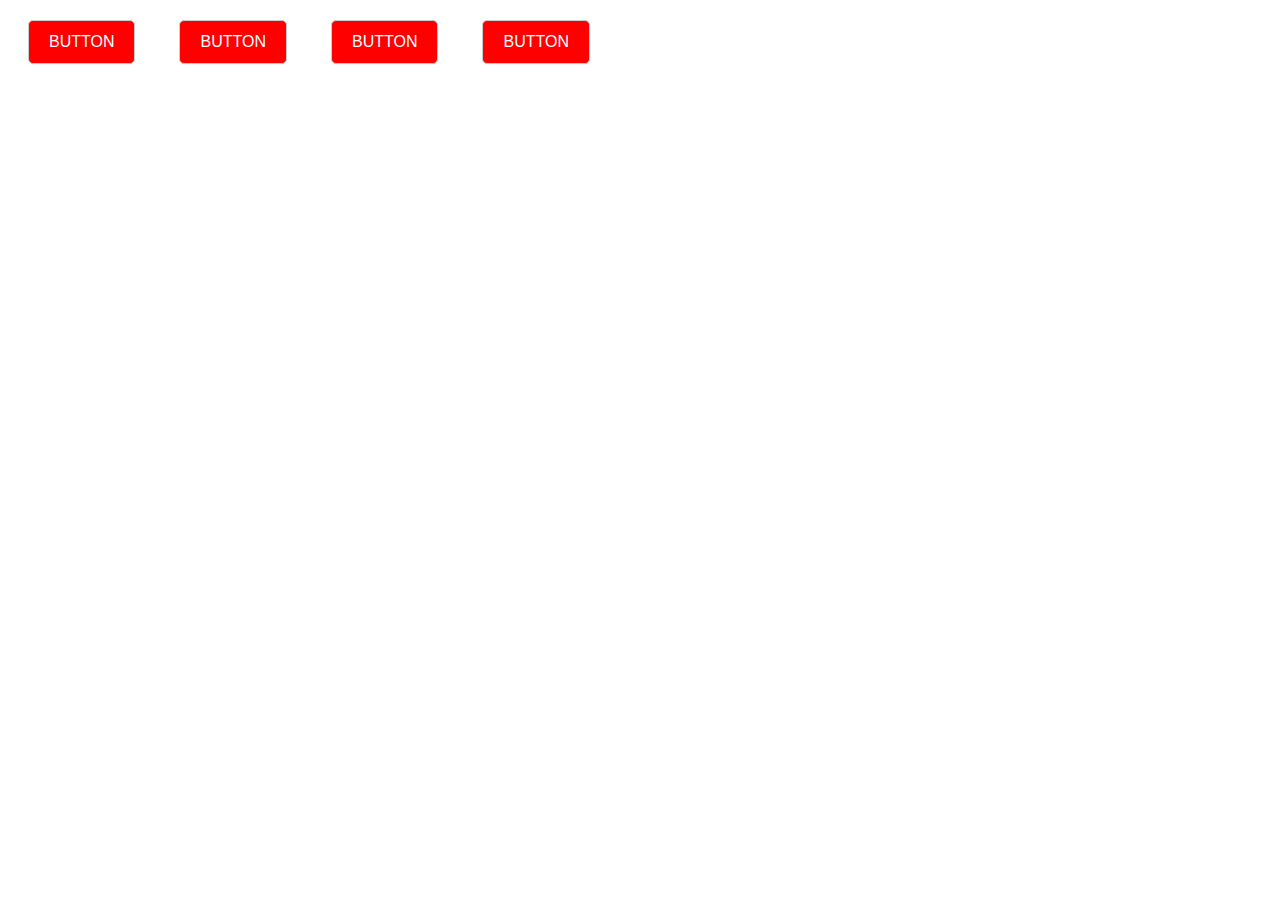
<file: srcart/index-leadsource-cart.html>
<!doctype html>
<html>
<head>
<meta charset="utf-8">
<title>SR Thrive Cart</title>
<script>
"use strict";

const srCart = {
    btnClass: ".pgb-custom-thriveCart .pgb-buy-button-link",
    trackData: {
        ls: "projectCode",
    },
    expiryDays: 7,

    init() {
        this.checkParams();
        const currentURL = window.location.href;
        currentURL.includes("-cart") ? this.cartPage() : this.generateBtn();
    },

    checkParams() {
        for (let key in this.trackData) {
            this.trackData[key] = this.getParams(key) || this.readCookie(key) || this.trackData[key];
            if (this.getParams(key) !== "") {
                this.createCookie(key, this.trackData[key], this.expiryDays);
            }
        }
    },

    generateBtn() {
        let thriveLinks = document.querySelectorAll(this.btnClass);
        if (thriveLinks.length > 0) {
            thriveLinks.forEach((thriveLink) => {
                let thriveBtnLink = thriveLink.getAttribute("href");
                let couponURL = "";

                const btnURL = new URL(thriveBtnLink);
                if (btnURL.searchParams.get('coupon')) {
                    couponURL = '?coupon=' + btnURL.searchParams.get('coupon');
                }

                thriveBtnLink = thriveBtnLink.split('?')[0];
                const queryString = this.combineParams();

                const urlParam = new URLSearchParams(queryString);

                if (!urlParam.get('coupon') || couponURL === "") {
                    thriveBtnLink += couponURL;
                }

                const separator = thriveBtnLink.includes('?') ? '&' : '?';
                const newBtnSrc = `${thriveBtnLink}${separator}${queryString}`;
                thriveLink.setAttribute("href", newBtnSrc);
            });
        }
    },

    cartPage() {
        this.checkParams();
        let newUrl = new URL(window.location.href);
        if (newUrl.search !== "?" + this.combineParams()) {
            newUrl.search = this.combineParams();
            window.location.href = newUrl;
        }
    },

    eraseCookie(name) {
        this.createCookie(name, "", -1);
    },

    readCookie(name) {
        const nameEQ = name + "=";
        const ca = document.cookie ? document.cookie.split(";") : [];
        for (let i = 0; i < ca.length; i++) {
            let c = ca[i].trim();
            if (c.indexOf(nameEQ) === 0) return c.substring(nameEQ.length, c.length);
        }
    },

    createCookie(name, value, days) {
        let expires = "";
        if (days) {
            const date = new Date();
            date.setTime(date.getTime() + (days * 24 * 60 * 60 * 1000));
            expires = "; expires=" + date.toGMTString();
        }
        document.cookie = `${name}=${value}${expires}; path=/`;
    },

    getParams(name) {
        name = name.replace(/[\[]/, "\\[").replace(/[\]]/, "\\]");
        const regex = new RegExp("[\\?&]" + name + "=([^&#]*)");
        const results = regex.exec(location.search);
        return results === null ? "" : decodeURIComponent(results[1].replace(/\+/g, " "));
    },

    combineParams() {
        let combineParams = "";
        for (const key in this.trackData) {
            combineParams += combineParams ? "&" : "";
            combineParams += this.trackData[key] !== undefined ? `passthrough[${key}]=${this.trackData[key]}` : '';
        }
        if (this.getParams('coupon')) {
            combineParams += "&coupon=" + this.getParams('coupon');
        }
        return combineParams;
    },

    help() {
        let helpTips = "Update below variable before run init()";
        helpTips += "\n" + "srCart.trackData['leadsource_name with quote'] = 'leadsource_data with quote'";
        helpTips += "\n" + "srCart.btnClass = 'quote with .classname'";
        helpTips += "\n" + "srCart.expiryDays = without quote numbering";
        console.log(helpTips);
    }
};


document.addEventListener("DOMContentLoaded", function () {
	srCart.init();
});
</script>
<style>
.pgb-custom-thriveCart > a {
	border: 1px solid #ccc;
	display: inline-block;
	padding: 12px 20px;
	margin: 12px 20px;
	text-decoration:none;
	border-radius: 5px;
	background:red;
	color:white;
	text-transform: uppercase;
	font-family: Gotham, "Helvetica Neue", Helvetica, Arial, "sans-serif"
}
	.pgb-custom-thriveCart > a:hover {background: darkred}
</style>
</head>

<body>
<div class="pgb-custom-thriveCart">
	<a href="https://www.nationalachieverscongress.com/nac20242-cart" class="pgb-buy-button-link">
		button
	</a>
	<a href="https://www.nationalachieverscongress.com/nac20242-cart-2" class="pgb-buy-button-link">
		button
	</a>
	<a href="https://www.nationalachieverscongress.com/nac20242-cart-3" class="pgb-buy-button-link">
		button
	</a>
	<a href="#booknow" class="myButton">
		button
	</a>
</div>
</body>
</html>
</file>
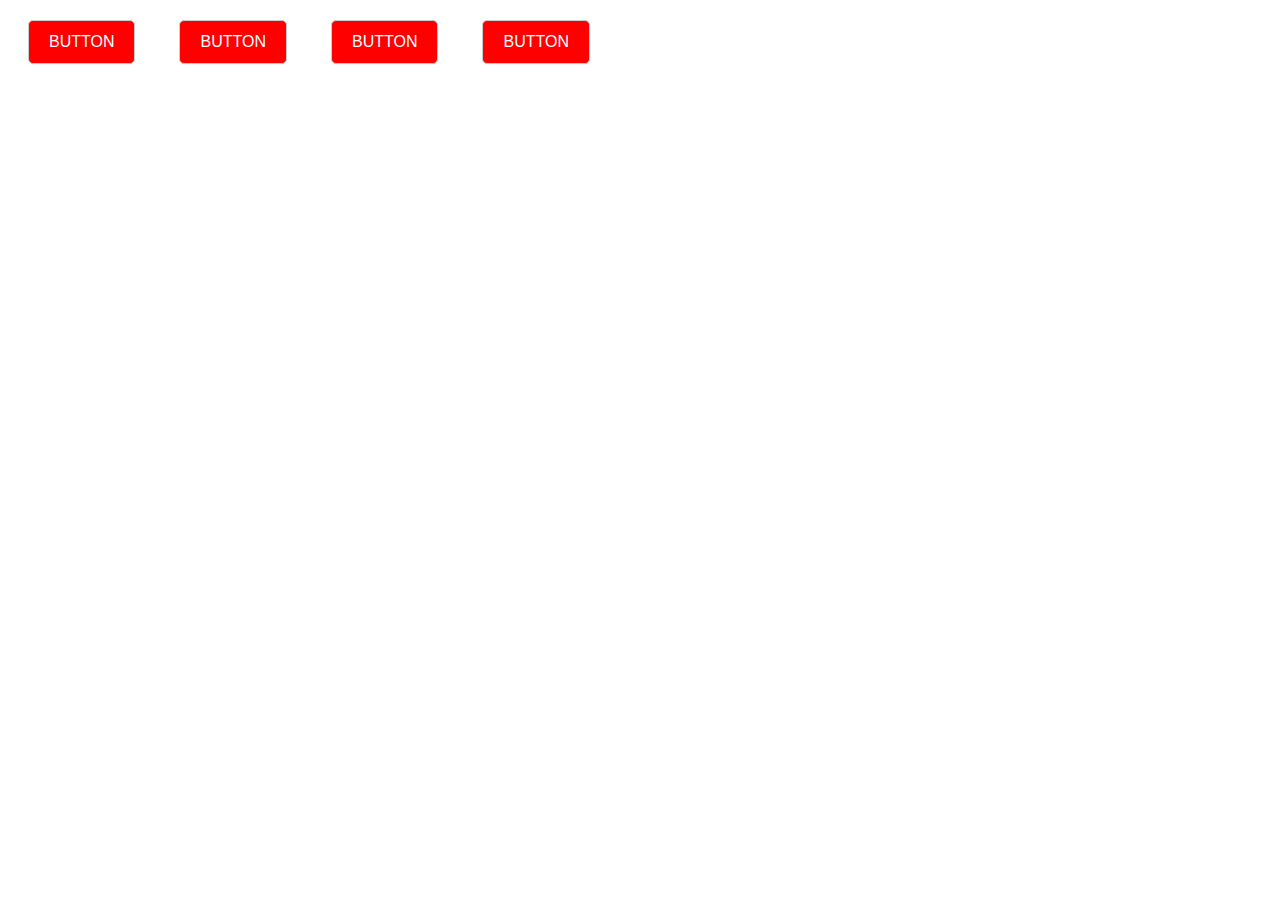
<file: srcart/index-leadsource.html>
<!doctype html>
<html>
<head>
<meta charset="utf-8">
<title>SR Thrive Cart</title>
<script src="js/srthrivecart.js"></script>
<!--<script>
document.addEventListener("DOMContentLoaded", function () {
  srCart.trackData['aff'] = 'affiliateName'
	srCart.init();
});
</script>-->
<style>
.pgb-custom-thriveCart > a {
	border: 1px solid #ccc;
	display: inline-block;
	padding: 12px 20px;
	margin: 12px 20px;
	text-decoration:none;
	border-radius: 5px;
	background:red;
	color:white;
	text-transform: uppercase;
	font-family: Gotham, "Helvetica Neue", Helvetica, Arial, "sans-serif"
}
	.pgb-custom-thriveCart > a:hover {background: darkred}
</style>
</head>

<body>
<div class="pgb-custom-thriveCart">
	<a href="https://www.nationalachieverscongress.com/nac20242-cart?coupon=firstCoupon" class="pgb-buy-button-link">
		button
	</a>
	<a href="https://www.nationalachieverscongress.com/nac20242-cart-2" class="pgb-buy-button-link">
		button
	</a>
	<a href="https://www.nationalachieverscongress.com/nac20242-cart-3" class="pgb-buy-button-link">
		button
	</a>
	<a href="#booknow" class="myButton">
		button
	</a>
</div>
</body>
</html>
</file>
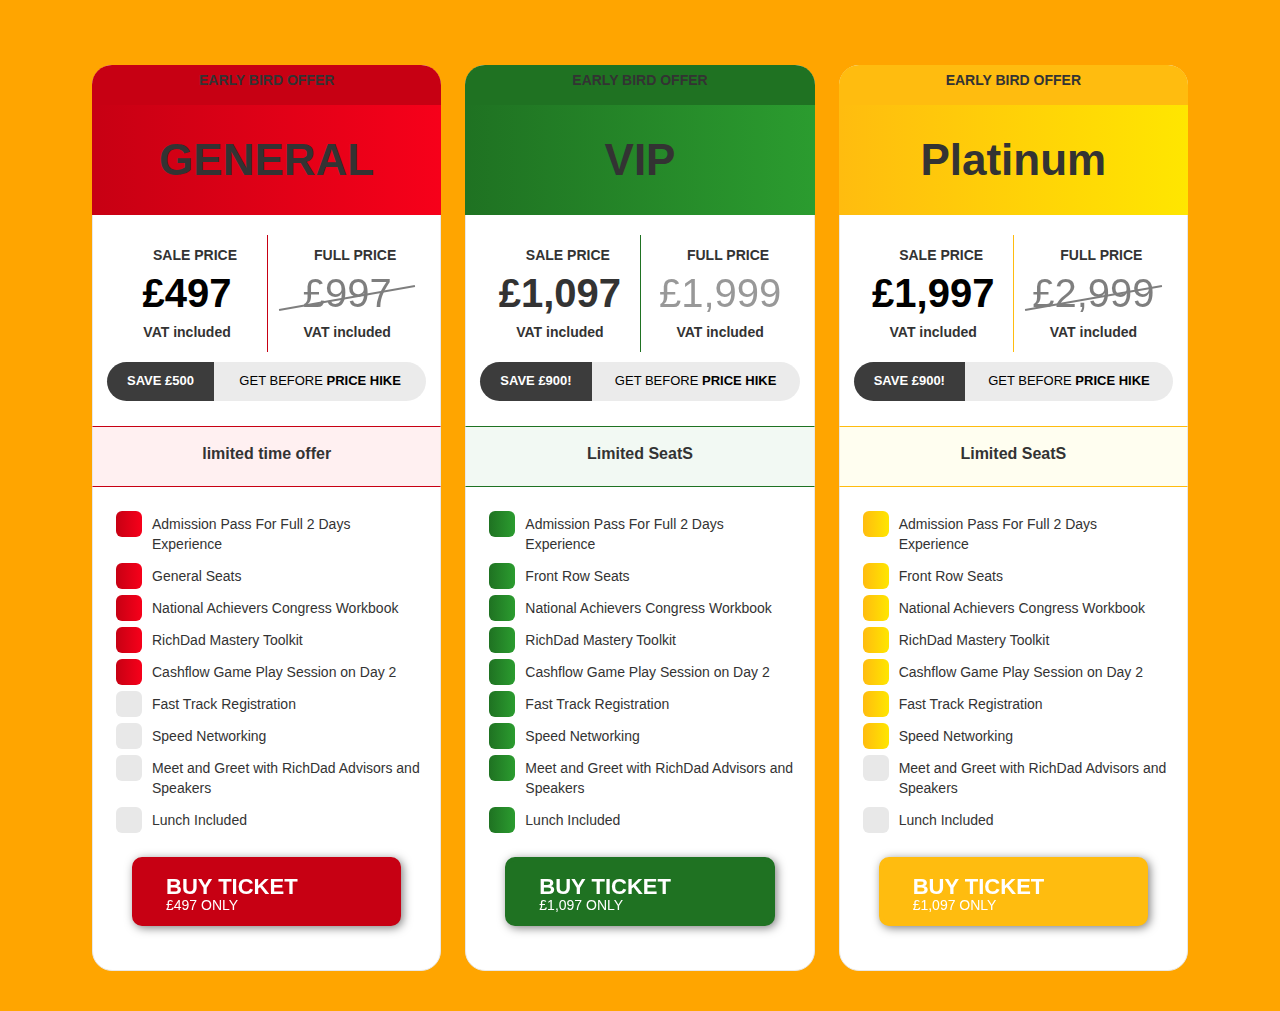
<file: srcart/srcart.html>
<!doctype html>
<html>
<head>
<meta charset="utf-8">
<title>SR Thrive Cart</title>
<link rel="stylesheet" href="https://maxcdn.bootstrapcdn.com/bootstrap/3.4.1/css/bootstrap.min.css">
<link rel="stylesheet" href="css/srcart.css">
	<style>
		#thriveCart {max-width:1120px; margin: auto; margin-top: 40px !important}
		.subtext,.pgb-buy-button {display:block}
	</style>
</head>
<body>
<div id="thriveCart" class="editable-row row pgb-row pgb-section-1 pgb-align-center pgb-background-image-position-select-full-paralax pgb-borders-picker-none no-shadow pgb-custom-thriveCart">
	
	<div id="Column-51af120d-13bd-4acd-9baf-9b1a2b5964ad" class="pgb-column col-sm-12 col-md-4 pgb-background-image-position-select-full-paralax pgb-borders-picker-none no-shadow pgb-custom-cart-red" data-child-components="">
		
		<div id="text-391a8118-0f9d-494f-be21-608c57cd846b" class="pgb-component  pgb-custom-promo">
			<p data-editor-target="content" data-editor-align-target="textAlign" data-editor-targetable="" class="component-paragraph pgb-mfs-none pgb-text-transform-picker-normal pgb-letter-spacing-picker-normal pgb-text-shadow-picker-no pgb-borders-picker-none no-shadow">
				<strong>EARLY BIRD OFFER</strong>
			</p>
			<style type="text/css">
        #text-391a8118-0f9d-494f-be21-608c57cd846b {
          margin-top: 15px;
        }

        #text-391a8118-0f9d-494f-be21-608c57cd846b h1, h2, h3, h4, h5, h6 {
          overflow-wrap: break-word;
          margin-top: 0;
          margin-bottom: 0;
          font-weight: 400;
        }

        #text-391a8118-0f9d-494f-be21-608c57cd846b > p {
            text-align: center;
            
            font-size: 14px;
            color: var(--pgb-color-background);
            
            opacity: 1;
            line-height: 1.5em;
            padding: 0px;
            border-radius: 0px;
            border-color: rgba(0,0,0,1.0);
            border-style: solid;
            border-width: 0px;
        }
    </style>
		</div>
		
		<div id="text-1db4b19a-3996-4d01-83b0-9c1236147aac" class="pgb-component  pgb-custom-cat">
			<h1 data-editor-target="content" data-editor-align-target="textAlign" data-editor-targetable="" class="component-paragraph pgb-mfs-none pgb-text-transform-picker-normal pgb-letter-spacing-picker-normal pgb-text-shadow-picker-no pgb-borders-picker-none no-shadow">
				<strong>GENERAL</strong>
			</h1>
			<style type="text/css">
        #text-1db4b19a-3996-4d01-83b0-9c1236147aac {
          margin-top: 0px;
        }

        #text-1db4b19a-3996-4d01-83b0-9c1236147aac h1, h2, h3, h4, h5, h6 {
          overflow-wrap: break-word;
          margin-top: 0;
          margin-bottom: 0;
          font-weight: 400;
        }

        #text-1db4b19a-3996-4d01-83b0-9c1236147aac > h1 {
            text-align: center;
            
            font-size: 44px;
            color: var(--pgb-color-background);
            
            opacity: 1;
            line-height: normal;
            padding: 0px;
            border-radius: 0px;
            border-color: rgba(0,0,0,1.0);
            border-style: solid;
            border-width: 0px;
        }
    </style>
		</div>
		
		<div id="customhtml-e8549075-0f95-42f1-b97e-01e088331091" class="pgb-component pgb-custom-html " align="center">
			<div class="myprice">
				<div class="myrow">
					<div class="mycol mysale">
						<div class="sale-lable">SALE PRICE</div>
						<div class="sale-price">£497</div>
						<div class="sale-vat">VAT included</div>
					</div>
					<div class="mycol myfull">
						<div class="sale-lable">FULL PRICE</div>
						<div class="sale-price">£997</div>
						<div class="sale-vat">VAT included</div>
					</div>
				</div>
				<div class="myrow">
					<div class="mycol mypromo">
						<div class="mypromo-lable">SAVE £500</div>
					</div>
					<div class="mycol mydecs">
						<div class="mypromo-lable">GET BEFORE <b>PRICE HIKE</b></div>
					</div>
				</div>
			</div>
			<style>
    #customhtml-e8549075-0f95-42f1-b97e-01e088331091 {
      margin-top: 0px;
    }
  </style>
		</div>
	
		<div id="text-f92f8072-63cb-43c5-adce-f766826fc7b4" class="pgb-component  pgb-custom-limited">
			<p data-editor-target="content" data-editor-align-target="textAlign" data-editor-targetable="" class="component-paragraph pgb-mfs-none pgb-text-transform-picker-uppercase pgb-letter-spacing-picker-normal pgb-text-shadow-picker-no pgb-borders-picker-none no-shadow">
				<strong>limited time offer</strong>
			</p>
			<style type="text/css">
        #text-f92f8072-63cb-43c5-adce-f766826fc7b4 {
          margin-top: 0px;
        }

        #text-f92f8072-63cb-43c5-adce-f766826fc7b4 h1, h2, h3, h4, h5, h6 {
          overflow-wrap: break-word;
          margin-top: 0;
          margin-bottom: 0;
          font-weight: 400;
        }

        #text-f92f8072-63cb-43c5-adce-f766826fc7b4 > p {
            text-align: center;
            
            font-size: 16px;
            color: var(--pgb-default-content-color);
            
            opacity: 1;
            line-height: 1.5em;
            padding: 0px;
            border-radius: 0px;
            border-color: rgba(0,0,0,1.0);
            border-style: solid;
            border-width: 0px;
        }
    </style>
		</div>
		
		<div id="customhtml-1079d310-4408-4ca6-8acb-0a6c9bc74ba3" class="pgb-component pgb-custom-html " align="center">
			<ul class="myitems">
				<li>Admission Pass For Full 2 Days Experience </li>
				<li>General Seats</li>
				<li>National Achievers Congress Workbook</li>
				<li>RichDad Mastery Toolkit</li>
				<li>Cashflow Game Play Session on Day 2</li>
				<li class="item-no">Fast Track Registration </li>
				<li class="item-no">Speed Networking</li>
				<li class="item-no">Meet and Greet with RichDad Advisors and Speakers</li>
				<li class="item-no">Lunch Included</li>
			</ul>
			<style>
    #customhtml-1079d310-4408-4ca6-8acb-0a6c9bc74ba3 {
      margin-top: 0px;
    }
  </style>
		</div>
		
		<div id="buybutton-e2a6e5cc-da76-46e8-9f09-3658f151cfac" class="pgb-component ">
			<div class="pgb-buy-button-wrapper  pgb-custom-mybutton">
				<a href="/nac20242-cart?passthrough[ls]=projectCode" class="pgb-buy-button-link">
					<span class="pgb-buy-button cch-button-style-none cch-shadow-select-default cch-button-effect-select-none custom-buybutton-e2a6e5cc-da76-46e8-9f09-3658f151cfac"> BUY TICKET <span class="subtext">£497 ONLY</span>
					</span>
				</a>
				<style type="text/css">
        #buybutton-e2a6e5cc-da76-46e8-9f09-3658f151cfac {
            
        }

        #buybutton-e2a6e5cc-da76-46e8-9f09-3658f151cfac .pgb-buy-button-wrapper {
            justify-content: space-around;
            margin-top: 0px;
        }

        #buybutton-e2a6e5cc-da76-46e8-9f09-3658f151cfac .pgb-buy-button-wrapper > a.pgb-buy-button-link {
            width: 100%;
            font-size: 22px;
            font-family: ;

        }

        #buybutton-e2a6e5cc-da76-46e8-9f09-3658f151cfac .pgb-buy-button-wrapper > a.pgb-buy-button-link.pgb-buy-button-hidden {

        }

        #buybutton-e2a6e5cc-da76-46e8-9f09-3658f151cfac .pgb-buy-button-wrapper > a.pgb-buy-button-link .subtext {
            font-size: 14px;
        }

        #buybutton-e2a6e5cc-da76-46e8-9f09-3658f151cfac .pgb-buy-button-wrapper > a.pgb-buy-button-link > span.pgb-buy-button {
            padding: 15px;
            border-radius: 5px;
            
            background: rgba(57,136,227,1.0);
            color: rgba(255,255,255,1.0);
          
        }
        @keyframes pulseGlow-buybutton-e2a6e5cc-da76-46e8-9f09-3658f151cfac {
            0%,to {
                -webkit-box-shadow: 0 0 0 0 transparent;
                box-shadow: 0 0 0 0 transparent
            }

            25% {
                -webkit-box-shadow: 0 0 2.5px 1px rgba(255, 255, 255, .25);
                box-shadow: 0 0 2.5px 1px rgba(255, 255, 255, .25)
            }

            50% {
                -webkit-box-shadow: 0 0 5px 2px rgba(255, 255, 255, .5);
                box-shadow: 0 0 5px 2px rgba(255, 255, 255, .5)
            }

            85% {
                -webkit-box-shadow: 0 0 5px 5px transparent;
                box-shadow: 0 0 5px 5px transparent
            }
        }
        .cch-button-effect-select-pulse-glow.custom-buybutton-e2a6e5cc-da76-46e8-9f09-3658f151cfac {
            -webkit-animation: pulseGlow-buybutton-e2a6e5cc-da76-46e8-9f09-3658f151cfac 2s ease-in-out infinite;
            animation: pulseGlow-buybutton-e2a6e5cc-da76-46e8-9f09-3658f151cfac 2s ease-in-out infinite
        }
    </style>
			</div>
		</div>
		<style>
    #Column-51af120d-13bd-4acd-9baf-9b1a2b5964ad {

      margin-top: 0px;
      
      
      padding-top: 0px;
      padding-bottom: 35px;
      padding-left: 20px;
      padding-right: 20px;
      border-radius: 0px;
      border-style: solid;
      border-width: 0px;
      border-color: rgba(0,0,0,1.0);
    }
  </style>
	</div>
	
	<div id="Column-cef7774e-41fe-4025-a100-dfc195cb9fc4" class="pgb-column col-sm-12 col-md-4 pgb-background-image-position-select-full-paralax pgb-borders-picker-none no-shadow pgb-custom-cart-green" data-child-components="">
		
		<div id="text-384283d2-8857-4579-a3d9-fd04a5f399ba" class="pgb-component  pgb-custom-promo">
			<p data-editor-target="content" data-editor-align-target="textAlign" data-editor-targetable="" class="component-paragraph pgb-mfs-none pgb-text-transform-picker-normal pgb-letter-spacing-picker-normal pgb-text-shadow-picker-no pgb-borders-picker-none no-shadow">
				<strong>EARLY BIRD OFFER</strong>
			</p>
			<style type="text/css">
        #text-384283d2-8857-4579-a3d9-fd04a5f399ba {
          margin-top: 15px;
        }

        #text-384283d2-8857-4579-a3d9-fd04a5f399ba h1, h2, h3, h4, h5, h6 {
          overflow-wrap: break-word;
          margin-top: 0;
          margin-bottom: 0;
          font-weight: 400;
        }

        #text-384283d2-8857-4579-a3d9-fd04a5f399ba > p {
            text-align: center;
            
            font-size: 14px;
            color: var(--pgb-color-background);
            
            opacity: 1;
            line-height: 1.5em;
            padding: 0px;
            border-radius: 0px;
            border-color: rgba(0,0,0,1.0);
            border-style: solid;
            border-width: 0px;
        }
    </style>
		</div>
		
		<div id="text-57965951-1d45-4f44-8cb2-d9e69ec74518" class="pgb-component  pgb-custom-cat">
			<h1 data-editor-target="content" data-editor-align-target="textAlign" data-editor-targetable="" class="component-paragraph pgb-mfs-none pgb-text-transform-picker-uppercase pgb-letter-spacing-picker-normal pgb-text-shadow-picker-no pgb-borders-picker-none no-shadow">
				<strong>VIP</strong>
			</h1>
			<style type="text/css">
        #text-57965951-1d45-4f44-8cb2-d9e69ec74518 {
          margin-top: 0px;
        }

        #text-57965951-1d45-4f44-8cb2-d9e69ec74518 h1, h2, h3, h4, h5, h6 {
          overflow-wrap: break-word;
          margin-top: 0;
          margin-bottom: 0;
          font-weight: 400;
        }

        #text-57965951-1d45-4f44-8cb2-d9e69ec74518 > h1 {
            text-align: center;
            
            font-size: 44px;
            color: var(--pgb-color-background);
            
            opacity: 1;
            line-height: normal;
            padding: 0px;
            border-radius: 0px;
            border-color: rgba(0,0,0,1.0);
            border-style: solid;
            border-width: 0px;
        }
    </style>
		</div>
		
		<div id="customhtml-e6036fb8-8505-4ada-b80a-31115294508d" class="pgb-component pgb-custom-html " align="center">
			<div class="myprice">
				<div class="myrow">
					<div class="mycol mysale">
						<div class="sale-lable">SALE PRICE</div>
						<div class="sale-price">£1,097</div>
						<div class="sale-vat">VAT included</div>
					</div>
					<div class="mycol myfull">
						<div class="sale-lable">FULL PRICE</div>
						<div class="sale-price">£1,999</div>
						<div class="sale-vat">VAT included</div>
					</div>
				</div>
				<div class="myrow">
					<div class="mycol mypromo">
						<div class="mypromo-lable">SAVE £900!</div>
					</div>
					<div class="mycol mydecs">
						<div class="mypromo-lable">GET BEFORE <b>PRICE HIKE</b></div>
					</div>
				</div>
			</div>
			<style>
    #customhtml-e6036fb8-8505-4ada-b80a-31115294508d {
      margin-top: 0px;
    }
  </style>
		</div>
		
		<div id="text-708205dc-3091-47c2-a1a9-b5132c6fe72a" class="pgb-component  pgb-custom-limited">
			<p data-editor-target="content" data-editor-align-target="textAlign" data-editor-targetable="" class="component-paragraph pgb-mfs-none pgb-text-transform-picker-uppercase pgb-letter-spacing-picker-normal pgb-text-shadow-picker-no pgb-borders-picker-none no-shadow">
				<strong>Limited SeatS</strong>
			</p>
			<style type="text/css">
        #text-708205dc-3091-47c2-a1a9-b5132c6fe72a {
          margin-top: 0px;
        }

        #text-708205dc-3091-47c2-a1a9-b5132c6fe72a h1, h2, h3, h4, h5, h6 {
          overflow-wrap: break-word;
          margin-top: 0;
          margin-bottom: 0;
          font-weight: 400;
        }

        #text-708205dc-3091-47c2-a1a9-b5132c6fe72a > p {
            text-align: center;
            
            font-size: 16px;
            color: var(--pgb-default-content-color);
            
            opacity: 1;
            line-height: 1.5em;
            padding: 0px;
            border-radius: 0px;
            border-color: rgba(0,0,0,1.0);
            border-style: solid;
            border-width: 0px;
        }
    </style>
		</div>
		
		<div id="customhtml-b70bc7b3-20ba-483d-b993-404d6e1fc5ea" class="pgb-component pgb-custom-html " align="center">
			<ul class="myitems">
				<li>Admission Pass For Full 2 Days Experience </li>
				<li>Front Row Seats</li>
				<li>National Achievers Congress Workbook</li>
				<li>RichDad Mastery Toolkit</li>
				<li>Cashflow Game Play Session on Day 2</li>
				<li>Fast Track Registration</li>
				<li>Speed Networking</li>
				<li>Meet and Greet with RichDad Advisors and Speakers</li>
				<li>Lunch Included</li>
			</ul>
			<style>
    #customhtml-b70bc7b3-20ba-483d-b993-404d6e1fc5ea {
      margin-top: 0px;
    }
  </style>
		</div>
		
		<div id="buybutton-7d2d9f21-29aa-4f27-8bf1-64746fa3af8e" class="pgb-component ">
			<div class="pgb-buy-button-wrapper  pgb-custom-mybutton">
				<a href="/nac20242-cart-1?passthrough[ls]=projectCode" class="pgb-buy-button-link">
					<span class="pgb-buy-button cch-button-style-none cch-shadow-select-default cch-button-effect-select-none custom-buybutton-7d2d9f21-29aa-4f27-8bf1-64746fa3af8e"> Buy Ticket <span class="subtext">£1,097 ONLY</span>
					</span>
				</a>
				<style type="text/css">
        #buybutton-7d2d9f21-29aa-4f27-8bf1-64746fa3af8e {
            
        }

        #buybutton-7d2d9f21-29aa-4f27-8bf1-64746fa3af8e .pgb-buy-button-wrapper {
            justify-content: space-around;
            margin-top: 0px;
        }

        #buybutton-7d2d9f21-29aa-4f27-8bf1-64746fa3af8e .pgb-buy-button-wrapper > a.pgb-buy-button-link {
            width: 100%;
            font-size: 22px;
            font-family: ;

        }

        #buybutton-7d2d9f21-29aa-4f27-8bf1-64746fa3af8e .pgb-buy-button-wrapper > a.pgb-buy-button-link.pgb-buy-button-hidden {

        }

        #buybutton-7d2d9f21-29aa-4f27-8bf1-64746fa3af8e .pgb-buy-button-wrapper > a.pgb-buy-button-link .subtext {
            font-size: 14px;
        }

        #buybutton-7d2d9f21-29aa-4f27-8bf1-64746fa3af8e .pgb-buy-button-wrapper > a.pgb-buy-button-link > span.pgb-buy-button {
            padding: 15px;
            border-radius: 5px;
            
            background: #000;
            color: #Ffffff;
          
        }
        @keyframes pulseGlow-buybutton-7d2d9f21-29aa-4f27-8bf1-64746fa3af8e {
            0%,to {
                -webkit-box-shadow: 0 0 0 0 transparent;
                box-shadow: 0 0 0 0 transparent
            }

            25% {
                -webkit-box-shadow: 0 0 2.5px 1px rgba(255, 255, 255, .25);
                box-shadow: 0 0 2.5px 1px rgba(255, 255, 255, .25)
            }

            50% {
                -webkit-box-shadow: 0 0 5px 2px rgba(255, 255, 255, .5);
                box-shadow: 0 0 5px 2px rgba(255, 255, 255, .5)
            }

            85% {
                -webkit-box-shadow: 0 0 5px 5px transparent;
                box-shadow: 0 0 5px 5px transparent
            }
        }
        .cch-button-effect-select-pulse-glow.custom-buybutton-7d2d9f21-29aa-4f27-8bf1-64746fa3af8e {
            -webkit-animation: pulseGlow-buybutton-7d2d9f21-29aa-4f27-8bf1-64746fa3af8e 2s ease-in-out infinite;
            animation: pulseGlow-buybutton-7d2d9f21-29aa-4f27-8bf1-64746fa3af8e 2s ease-in-out infinite
        }
    </style>
			</div>
		</div>
		<style>
    #Column-cef7774e-41fe-4025-a100-dfc195cb9fc4 {

      margin-top: 0px;
      
      
      padding-top: 0px;
      padding-bottom: 35px;
      padding-left: 20px;
      padding-right: 20px;
      border-radius: 0px;
      border-style: solid;
      border-width: 0px;
      border-color: rgba(0,0,0,1.0);
    }
  </style>
	</div>
	
	<div id="Column-63644ee1-1b10-4adb-b24e-ef1d29b4c7fb" class="pgb-column col-sm-12 col-md-4 pgb-background-image-position-select-full-paralax pgb-borders-picker-none no-shadow pgb-custom-cart-yellow" data-child-components="">
		
		<div id="text-ee46592a-8da6-4cf1-856c-7dd7edef950c" class="pgb-component  pgb-custom-promo">
			<p data-editor-target="content" data-editor-align-target="textAlign" data-editor-targetable="" class="component-paragraph pgb-mfs-none pgb-text-transform-picker-normal pgb-letter-spacing-picker-normal pgb-text-shadow-picker-no pgb-borders-picker-none no-shadow">
				<strong>EARLY BIRD OFFER</strong>
			</p>
			<style type="text/css">
        #text-ee46592a-8da6-4cf1-856c-7dd7edef950c {
          margin-top: 15px;
        }

        #text-ee46592a-8da6-4cf1-856c-7dd7edef950c h1, h2, h3, h4, h5, h6 {
          overflow-wrap: break-word;
          margin-top: 0;
          margin-bottom: 0;
          font-weight: 400;
        }

        #text-ee46592a-8da6-4cf1-856c-7dd7edef950c > p {
            text-align: center;
            
            font-size: 14px;
            color: var(--pgb-color-background);
            
            opacity: 1;
            line-height: 1.5em;
            padding: 0px;
            border-radius: 0px;
            border-color: rgba(0,0,0,1.0);
            border-style: solid;
            border-width: 0px;
        }
    </style>
		</div>
		
		<div id="text-06c5e36e-bda9-4637-9548-41c185c5f55e" class="pgb-component  pgb-custom-cat">
			<h1 data-editor-target="content" data-editor-align-target="textAlign" data-editor-targetable="" class="component-paragraph pgb-mfs-none pgb-text-transform-picker-uppercase pgb-letter-spacing-picker-normal pgb-text-shadow-picker-no pgb-borders-picker-none no-shadow">
				<strong>Platinum</strong>
			</h1>
			<style type="text/css">
        #text-06c5e36e-bda9-4637-9548-41c185c5f55e {
          margin-top: 0px;
        }

        #text-06c5e36e-bda9-4637-9548-41c185c5f55e h1, h2, h3, h4, h5, h6 {
          overflow-wrap: break-word;
          margin-top: 0;
          margin-bottom: 0;
          font-weight: 400;
        }

        #text-06c5e36e-bda9-4637-9548-41c185c5f55e > h1 {
            text-align: center;
            
            font-size: 44px;
            color: var(--pgb-color-background);
            
            opacity: 1;
            line-height: normal;
            padding: 0px;
            border-radius: 0px;
            border-color: rgba(0,0,0,1.0);
            border-style: solid;
            border-width: 0px;
        }
    </style>
		</div>
		
		<div id="customhtml-314fb0af-11a6-4d62-a885-8a6b5a61967d" class="pgb-component pgb-custom-html " align="center">
			<div class="myprice">
				<div class="myrow">
					<div class="mycol mysale">
						<div class="sale-lable">SALE PRICE</div>
						<div class="sale-price">£1,997</div>
						<div class="sale-vat">VAT included</div>
					</div>
					<div class="mycol myfull">
						<div class="sale-lable">FULL PRICE</div>
						<div class="sale-price">£2,999</div>
						<div class="sale-vat">VAT included</div>
					</div>
				</div>
				<div class="myrow">
					<div class="mycol mypromo">
						<div class="mypromo-lable">SAVE £900!</div>
					</div>
					<div class="mycol mydecs">
						<div class="mypromo-lable">GET BEFORE <b>PRICE HIKE</b></div>
					</div>
				</div>
			</div>
			<style>
    #customhtml-314fb0af-11a6-4d62-a885-8a6b5a61967d {
      margin-top: 0px;
    }
  </style>
		</div>
		
		<div id="text-b67f6928-816c-4be1-b42a-7b3fd8830536" class="pgb-component  pgb-custom-limited">
			<p data-editor-target="content" data-editor-align-target="textAlign" data-editor-targetable="" class="component-paragraph pgb-mfs-none pgb-text-transform-picker-uppercase pgb-letter-spacing-picker-normal pgb-text-shadow-picker-no pgb-borders-picker-none no-shadow">
				<strong>Limited SeatS</strong>
			</p>
			<style type="text/css">
        #text-b67f6928-816c-4be1-b42a-7b3fd8830536 {
          margin-top: 0px;
        }

        #text-b67f6928-816c-4be1-b42a-7b3fd8830536 h1, h2, h3, h4, h5, h6 {
          overflow-wrap: break-word;
          margin-top: 0;
          margin-bottom: 0;
          font-weight: 400;
        }

        #text-b67f6928-816c-4be1-b42a-7b3fd8830536 > p {
            text-align: center;
            
            font-size: 16px;
            color: var(--pgb-default-content-color);
            
            opacity: 1;
            line-height: 1.5em;
            padding: 0px;
            border-radius: 0px;
            border-color: rgba(0,0,0,1.0);
            border-style: solid;
            border-width: 0px;
        }
    </style>
		</div>
		
		<div id="customhtml-4eb6b9f4-4003-4878-8304-c5c65418feeb" class="pgb-component pgb-custom-html " align="center">
			<ul class="myitems">
				<li>Admission Pass For Full 2 Days Experience </li>
				<li>Front Row Seats</li>
				<li>National Achievers Congress Workbook</li>
				<li>RichDad Mastery Toolkit</li>
				<li>Cashflow Game Play Session on Day 2</li>
				<li>Fast Track Registration</li>
				<li>Speed Networking</li>
				<li class="item-no">Meet and Greet with RichDad Advisors and Speakers</li>
				<li class="item-no">Lunch Included</li>
			</ul>
			<style>
    #customhtml-4eb6b9f4-4003-4878-8304-c5c65418feeb {
      margin-top: 0px;
    }
  </style>
		</div>
		
		<div id="buybutton-fd447423-3f35-40c1-b5bd-da6121146702" class="pgb-component ">
			<div class="pgb-buy-button-wrapper  pgb-custom-mybutton">
				<a href="/nac20242-cart-2?passthrough[ls]=projectCode" class="pgb-buy-button-link">
					<span class="pgb-buy-button cch-button-style-none cch-shadow-select-default cch-button-effect-select-none custom-buybutton-fd447423-3f35-40c1-b5bd-da6121146702"> Buy Ticket <span class="subtext">£1,097 ONLY</span>
					</span>
				</a>
				<style type="text/css">
        #buybutton-fd447423-3f35-40c1-b5bd-da6121146702 {
            
        }

        #buybutton-fd447423-3f35-40c1-b5bd-da6121146702 .pgb-buy-button-wrapper {
            justify-content: space-around;
            margin-top: 0px;
        }

        #buybutton-fd447423-3f35-40c1-b5bd-da6121146702 .pgb-buy-button-wrapper > a.pgb-buy-button-link {
            width: 100%;
            font-size: 22px;
            font-family: ;

        }

        #buybutton-fd447423-3f35-40c1-b5bd-da6121146702 .pgb-buy-button-wrapper > a.pgb-buy-button-link.pgb-buy-button-hidden {

        }

        #buybutton-fd447423-3f35-40c1-b5bd-da6121146702 .pgb-buy-button-wrapper > a.pgb-buy-button-link .subtext {
            font-size: 14px;
        }

        #buybutton-fd447423-3f35-40c1-b5bd-da6121146702 .pgb-buy-button-wrapper > a.pgb-buy-button-link > span.pgb-buy-button {
            padding: 15px;
            border-radius: 5px;
            
            background: #000;
            color: #Ffffff;
          
        }
        @keyframes pulseGlow-buybutton-fd447423-3f35-40c1-b5bd-da6121146702 {
            0%,to {
                -webkit-box-shadow: 0 0 0 0 transparent;
                box-shadow: 0 0 0 0 transparent
            }

            25% {
                -webkit-box-shadow: 0 0 2.5px 1px rgba(255, 255, 255, .25);
                box-shadow: 0 0 2.5px 1px rgba(255, 255, 255, .25)
            }

            50% {
                -webkit-box-shadow: 0 0 5px 2px rgba(255, 255, 255, .5);
                box-shadow: 0 0 5px 2px rgba(255, 255, 255, .5)
            }

            85% {
                -webkit-box-shadow: 0 0 5px 5px transparent;
                box-shadow: 0 0 5px 5px transparent
            }
        }
        .cch-button-effect-select-pulse-glow.custom-buybutton-fd447423-3f35-40c1-b5bd-da6121146702 {
            -webkit-animation: pulseGlow-buybutton-fd447423-3f35-40c1-b5bd-da6121146702 2s ease-in-out infinite;
            animation: pulseGlow-buybutton-fd447423-3f35-40c1-b5bd-da6121146702 2s ease-in-out infinite
        }
    </style>
			</div>
		</div>
		<style>
    #Column-63644ee1-1b10-4adb-b24e-ef1d29b4c7fb {

      margin-top: 0px;
      
      
      padding-top: 0px;
      padding-bottom: 35px;
      padding-left: 20px;
      padding-right: 20px;
      border-radius: 0px;
      border-style: solid;
      border-width: 0px;
      border-color: rgba(0,0,0,1.0);
    }
  </style>
	</div>
	<style>
    #thriveCart {
      --pgb-background-image:         linear-gradient(to bottom, rgba(0,0,0,0), rgba(0,0,0,0)),
        linear-gradient(to bottom, rgba(0,0,0,0), rgba(0,0,0,0)),
        linear-gradient(to bottom, rgba(0,0,0,0), rgba(0,0,0,0));

      margin-top: 0px;
      padding-top: 10px;
      padding-bottom: 10px;
      padding-left: 0px;
      padding-right: 0px;
      border-radius: 0px;
      
      border-width: 0px;
      
      background-image: var(--pgb-background-image);
    }
  </style>
</div>
</body>
</html>
</file>
<file: srcart/css/srcart.css>
@charset "utf-8";
/* CSS Document */

html, body {background:orange}

/*Cart table*/
.pgb-custom-cart-green, .pgb-custom-cart-green-soldout {
	--mainColor:#1f7222;
	--secColor: #2b9c2f;
	--mainColorGradient: linear-gradient(90deg, var(--mainColor), var(--secColor));
	--highlightColor: rgb(60, 60, 60);
	--highlightColorText: #fff;
	--highlightColorSoft: rgba(60, 60, 60, 0.1);
	--highlightColorSoftText: #000;
	--borderColor: #e8e8e8;
	padding-left: 12px !important;
	padding-right: 12px !important;
	margin-bottom: 30px;
	isolation: isolate;
}
.pgb-custom-cart-green-offer {
	--color-h: 160;
	--color-s: 100%;
	--color-l: 15%;
	--mainColor: hsl(var(--color-h), var(--color-s), var(--color-l));
	--secColor: hsl(var(--color-h), var(--color-s), calc(var(--color-l) + 10%));
	--mainColorGradient: linear-gradient(90deg, var(--mainColor), var(--secColor));
	--mainColorLight: hsl(var(--color-h), var(--color-s), calc(var(--color-l) + 40%));
	--mainColorSoft: hsl(var(--color-h), var(--color-s), calc(var(--color-l) + 70%));
	--highlightColor: #F7CE1A;
	--highlightColorText: #000;
	--highlightColorSoft: #F7CE1A30;
	--highlightColorSoftText: #000;
	--colorBlack: #000000;
	--borderColor: #e8e8e8;
	padding-left: 12px !important;
	padding-right: 12px !important;
	position: relative;
	margin-bottom: 30px;
	isolation: isolate;
}
.pgb-custom-cart-yellow, .pgb-custom-cart-yellow-soldout {
	--mainColor: #ffbc0f;
	--secColor: #ffe600;
	--mainColorGradient: linear-gradient(90deg, var(--mainColor), var(--secColor));
	--mainColorLight: #fff48c;
	--mainColorSoft: #fffded;
	--highlightColor: rgb(60, 60, 60);
	--highlightColorText: #fff;
	--highlightColorSoft: rgba(60, 60, 60, 0.1);
	--highlightColorSoftText: #000;
	--colorBlack: #000000;
	--borderColor: #e8e8e8;
	padding-left: 12px !important;
	padding-right: 12px !important;
	margin-bottom: 30px;
	isolation: isolate;
}
.pgb-custom-cart-red, .pgb-custom-cart-red-offer, .pgb-custom-cart-red-soldout {
	--mainColor: #c70013;
	--secColor: #f7001a;
	--mainColorGradient: linear-gradient(90deg, var(--mainColor), var(--secColor));
	--highlightColor: rgb(60, 60, 60);
	--highlightColorText: #fff;
	--highlightColorSoft: rgba(60, 60, 60, 0.1);
	--highlightColorSoftText: #000;
	--colorBlack: #000000;
	--borderColor: #e8e8e8;
	padding-left: 12px !important;
	padding-right: 12px !important;
	margin-bottom: 30px;
	isolation: isolate;
	
}
.pgb-custom-cart-green:after, .pgb-custom-cart-yellow:after, .pgb-custom-cart-red:after, .pgb-custom-4th:after {
	content: "";
	display: block;
	position: absolute;
	inset: 15px 12px 0;
	border-radius: 20px;
	border: 1px solid  var(--borderColor);
	z-index: -1;
	background: #fff;
}
[class*="soldout"] .myrow .mycol {
	display: none;
}
[class*="soldout"] .myrow .mycol.mysale {
	display: block;
	border: none !important;
}
[class*="soldout"] .myrow .mycol.mydecs {
	display: block;
	border-radius: 20px;
}
[class*="soldout"]:before {
	content: "";
	display: block;
	position: absolute;
	inset: 15px 12px 0;
	background: rgba(0, 0, 0, 0.5);
	z-index: 1;
	border-radius: 20px;
	background: url(https://cch-files.edge.live.ds25.io/cch/v/6a50f05c-d80c-431e-83f4-1bd0bf1d9722/files/64f70399b6f89_1080x1080.png) no-repeat center center rgba(0, 0, 0, 0.6);
	background-size: 250px 250px;
}
[class*="soldout"] .pgb-custom-mybutton .pgb-buy-button {
	--mainColor: #444
}
.pgb-custom-cart-green-offer .pgb-custom-limited {
	background: #F7CE1A30;
}
.pgb-custom-cart-green-offer:before {
	content: "";
	position: absolute;
	inset: 15px 12px 0;
	height: calc(100% - 15px);
	width: calc(100% - 24px);
	background: #fff;
	box-shadow: 0px 0px 15px 0px rgba(0, 0, 0, 0.6);
	border-radius: 20px;
	z-index: -1
}
.pgb-custom-cart-green-offer:after {
	content: "";
	position: absolute;
	top: 6px;
	left: 2px;
	background: url(https://cch-files.edge.live.ds25.io/cch/v/6a50f05c-d80c-431e-83f4-1bd0bf1d9722/files/64faa35cb975a_exoffer.png) no-repeat left top;
	background-size: contain;
	aspect-ratio: 216 / 209;
	width: 105px;
}
@media only screen and (min-width: 600px) {
	.pgb-custom-cart-green-offer {
		transform: scale(1.04);
	}
}
@media only screen and (max-width: 600px) {
	.pgb-custom-cart-green-offer:after {
		top: -9px;
	}
}
.pgb-custom-cart-green-offer .pgb-custom-mybutton-offer a {
	position: relative;
}
.pgb-custom-cart-green-offer .pgb-custom-mybutton-offer a:before {
	content: "";
	position: absolute;
	top: -8px;
	left: -9px;
	background: url(https://cch-files.edge.live.ds25.io/cch/v/6a50f05c-d80c-431e-83f4-1bd0bf1d9722/files/64faac58a3122_offer-now.png) no-repeat left top;
	background-size: contain;
	aspect-ratio: 153 / 147;
	width: 75px;
	z-index: 1;
}
.pgb-custom-top p {
	background: var(--mainColor) !important;
	background: var(--mainColorGradient) !important;
	display: inline-block !important;
	margin: auto !important;
	width: auto !important;
	padding: 0.5rem 3rem !important;
	border-radius: 25px !important;
	isolation: isolate !important;
	position: relative;
}
.pgb-custom-top::before {
	content: '';
	position: absolute;
	top: 50%;
	right: 0;
	width: 100% !important;
	height: 25px;
	/*border: 2px solid var(--mainColor);
    border-bottom: 0;*/
	border-top-left-radius: 20px;
	border-top-right-radius: 20px;
}
.pgb-custom-promo {
	background-color: var(--mainColor) !important;
	border-top-left-radius: 20px;
	border-top-right-radius: 20px;
	padding: 0.5rem 3rem !important;
	margin-bottom: -1px !important;
}
.pgb-custom-cat {
	background: var(--mainColor) !important;
	background: var(--mainColorGradient) !important;
	padding: 3rem !important;
}
.myprice {
	padding: 10px 15px 15px;
	/*border-left: 1px solid var(--borderColor);
    border-right: 1px solid var(--borderColor);*/
}
.myrow {
	display: flex;
	flex-direction: row;
	gap: 0;
	margin: 10px 0;
	justify-content: center;
}
.myrow + .myrow {
	font-size: 13px;
}
.myprice .myrow:nth-child(2) {
	animation: mymove 2.5s infinite;
}
.pgb-custom-cart-yellow .myprice .myrow:nth-child(2) {
	animation-delay: 500ms;
}
.pgb-custom-cart-red .myprice .myrow:nth-child(2) {
	animation-delay: 250ms;
}
@keyframes mymove {
	0%, 100% {
		transform: scale(1);
	}
	50% {
		transform: scale(.96);
	}
}
.myrow .mycol {
	flex-grow: 1;
	padding: 10px;
	font-weight: bold;
}
.myrow .mycol.mysale {
	border-right: 1px solid var(--mainColor);
}
.sale-lable:before {
	content: "\f02b";
	font: normal normal normal 14px/1 FontAwesome;
	color: var(--mainColor);
	margin-right: 5px;
}
.sale-price {
	font-size: 40px;
	position: relative;
	color: var(--colorBlack);
}
.myfull .sale-price {
	opacity: .5;
	font-weight: normal;
}
.myfull .sale-price::before {
	content: "";
	position: absolute;
	bottom: 40%;
	left: 0px;
	transform: rotate(-10deg);
	height: 2px;
	background-color: var(--colorBlack);
	width: 100%;
}
.myrow .mypromo {
	flex-grow: 0;
	background-color: var(--highlightColor);
	border-top-left-radius: 20px;
	border-bottom-left-radius: 20px;
	padding: 10px 20px;
	color: var(--highlightColorText);
}
.myrow .mydecs {
	font-weight: normal;
	background-color: var(--highlightColorSoft);
	border-top-right-radius: 20px;
	border-bottom-right-radius: 20px;
	color: var(--highlightColorSoftText);
}
.pgb-custom-limited {
	padding: 15px 20px 10px;
	background-color: var(--secColor);
	border: 1px solid var(--mainColor);
	border-left-color: var(--borderColor);
	border-right-color: var(--borderColor);
	position:relative;
	z-index: 1;
}
.pgb-custom-limited::before {
	content:"";
	background-color: #fff;
	position: absolute;
	inset:0;
filter: opacity(0.94);
	z-index: -1;
}
.myitems {
	padding: 15px 20px !important;
	margin: 0 !important;
	text-align: left;
	list-style: none;
	padding-left: 60px !important;
}
.myitems li {
	margin-top: 12px;
	margin-bottom: 12px;
	font-size: 14px;
	position: relative;
}
.myitems li:before {
	content: "\f00c";
	padding-right: 5px;
	font: normal normal normal 14px/1 FontAwesome;
	position: absolute;
	height: 26px;
	width: 26px;
	background: var(--mainColorGradient);
	left: -36px;
	font-size: 16px;
	display: flex;
	align-items: center;
	text-indent: 5px;
	color: #fff;
	border-radius: 6px;
	top: -3px;
}
.myitems li.item-no:before {
	content: "\f00d";
	background: #e8e8e8;
	text-indent: 6.5px;
}
.myitems li.item-star:before {
	content: "\f005 ";
	color: var(--mainColor);
	background: transparent;
	text-indent: 0px;
	font-size: 28px;
}
.pgb-custom-mybutton, .pgb-custom-mybutton-offer {
	/*border-left: 1px solid var(--borderColor);
    border-right: 1px solid var(--borderColor);
    border-bottom: 1px solid var(--borderColor);*/
	padding: 0 40px 10px !important;
	border-bottom-left-radius: 20px;
	border-bottom-right-radius: 20px;
	transition: .5s;
	line-height: 1;
}
.pgb-custom-mybutton .pgb-buy-button, .pgb-custom-mybutton-offer .pgb-buy-button {
	--mainColorLight: rgba(0, 0, 0, 0.5);
	background-color: var(--mainColor) !important;
	width: 100%;
	padding: 15px 30px 10px !important;
	filter: drop-shadow(var(--mainColorLight) 2px 2px 5px);
	font-weight: normal !important;
	text-transform: uppercase;
	border-radius: 10px !important;
	border: 4px solid var(--mainColor);
	transition: 1s;
	position: relative;
	z-index:1;
	overflow: hidden;
	animation: myshadow 3s infinite;
	font-weight: bold !important;
}
.pgb-custom-mybutton .pgb-buy-button span, .pgb-custom-mybutton-offer .pgb-buy-button span {
	font-weight: normal;
}
.pgb-custom-cart-yellow .pgb-custom-mybutton .pgb-buy-button {
	animation-delay: 500ms;
}
.pgb-custom-cart-red .pgb-custom-mybutton .pgb-buy-button {
	animation-delay: 250ms;
}
@keyframes myshadow {
	0%, 100% {
		filter: drop-shadow(var(--mainColorLight) 1px 1px 1px);
	}
	50% {
		filter: drop-shadow(var(--mainColorLight) 2px 5px 5px);
	}
}
.pgb-custom-mybutton .pgb-buy-button:hover, .pgb-custom-mybutton .pgb-buy-button:active, .pgb-custom-mybutton-offer .pgb-buy-button:hover, .pgb-custom-mybutton-offer .pgb-buy-button:active {
	border: 4px solid var(--mainColor);
	color: var(--mainColor) !important;
	font-weight: bold !important;
	transition: 1s;
	animation: myshadow 0s infinite;
}
.pgb-custom-mybutton a, .pgb-custom-mybutton-offer a {
	transition: 1s;
}
.pgb-custom-mybutton a:hover, .pgb-custom-mybutton a:active, .pgb-custom-mybutton-offer a:hover, .pgb-custom-mybutton-offer a:focus {
	transform: scale(0.92);
}
.pgb-custom-mybutton .pgb-buy-button:before, .pgb-custom-mybutton-offer .pgb-buy-button:before {
	content: "";
	position: absolute;
	z-index: -1;
	inset: 0;
	margin: auto;
	aspect-ratio: 1;
	width: 10px;
	background-color: #fff !important;
	border-radius: 50%;
	transition: .6s;	
	opacity: 0;
/*	filter: opacity(0.94);*/
	
}
.pgb-custom-mybutton .pgb-buy-button:hover:before, .pgb-custom-mybutton .pgb-buy-button:active:before, .pgb-custom-mybutton-offer .pgb-buy-button:hover:before, .pgb-custom-mybutton-offer .pgb-buy-button:active:before {
	transform: scale(35);
	opacity: .92;

	
}
</file>
